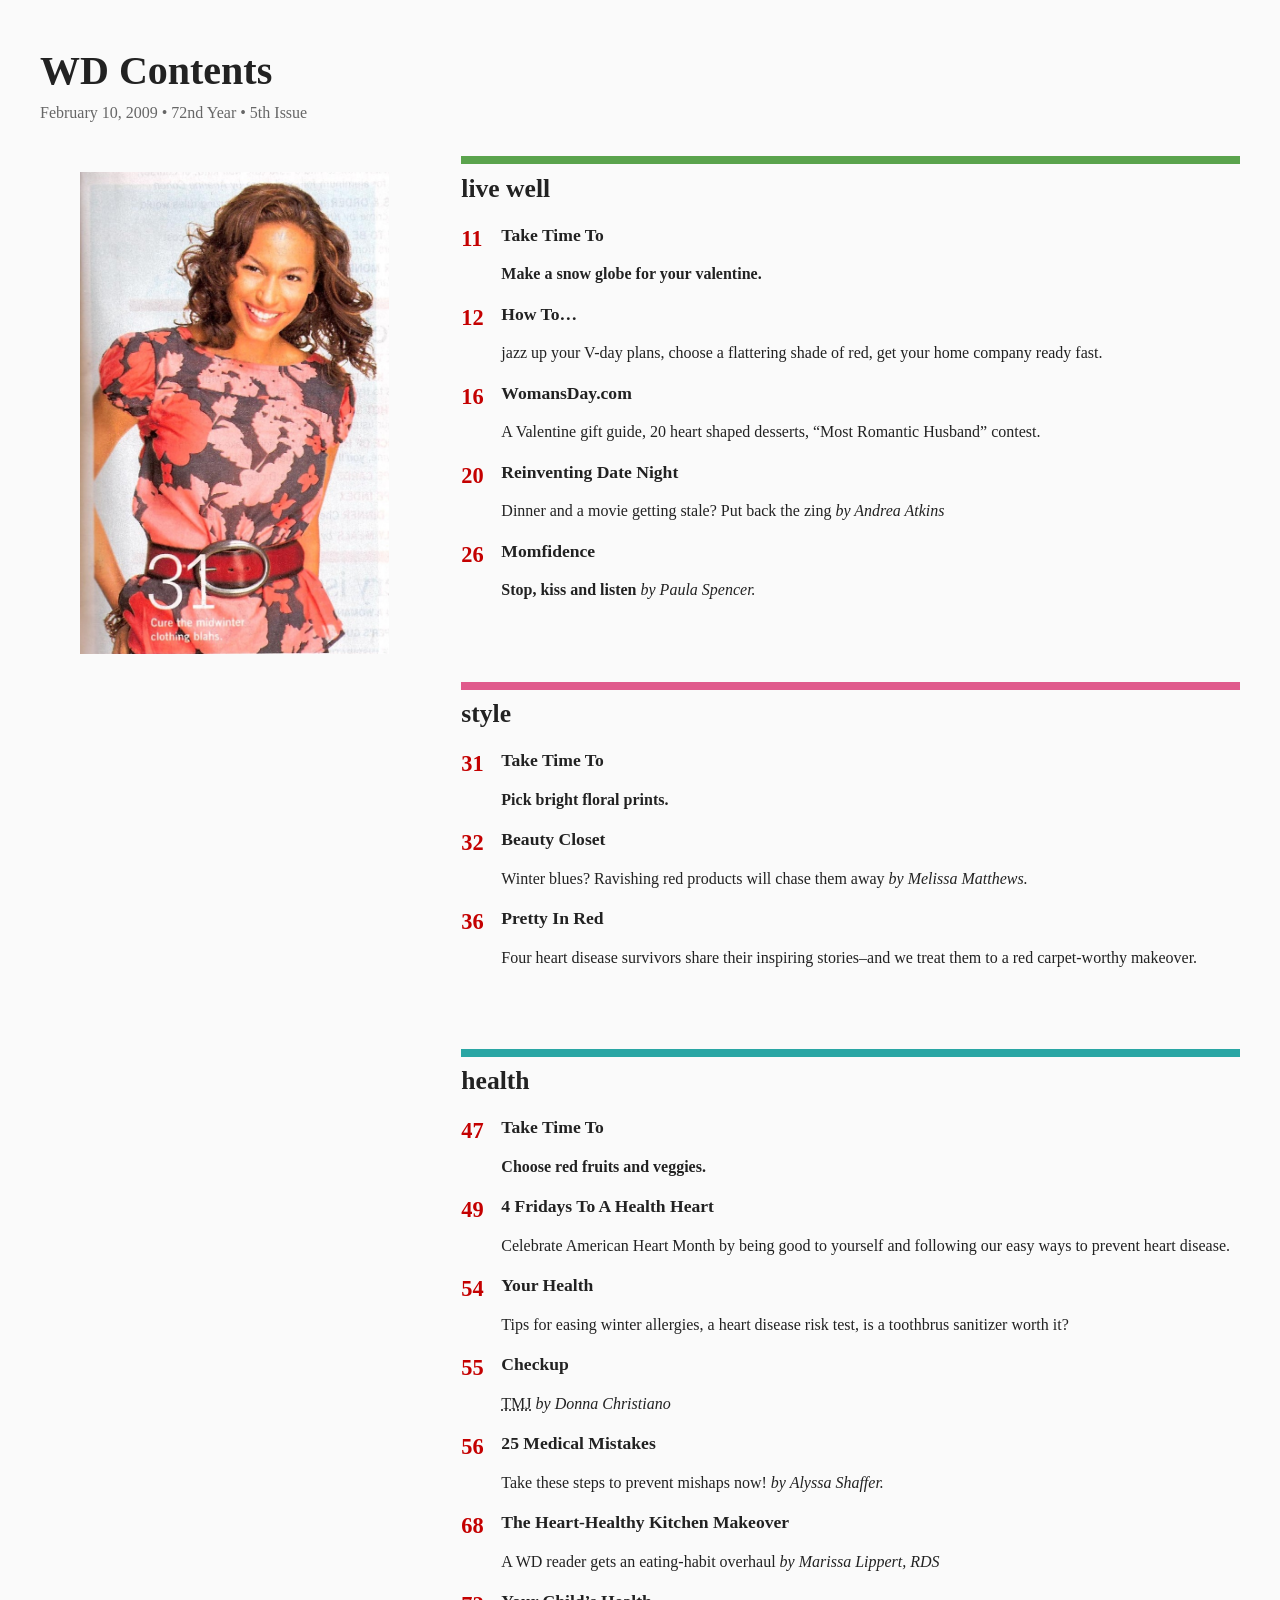
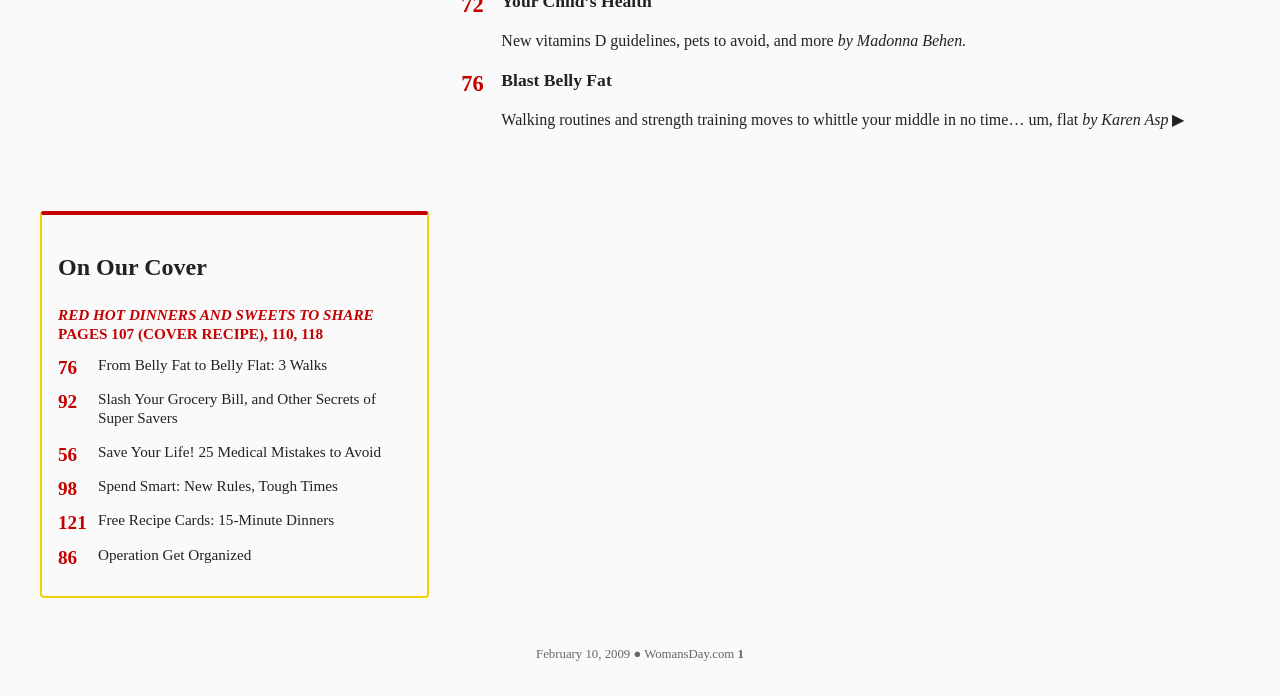
<file: assignment-2/index.html>
<html><head>
	<meta charset="utf-8">
	<title>WD Contents | Woman’s Day</title>
	<meta name="viewport" content="width=device-width, initial-scale=1.0">
	<link href="css/normalize.css" rel="stylesheet">
	<link href="css/styles.css" rel="stylesheet">
</head>
<body>
	<div id="container">
		<header>
			<h1>WD Contents</h1>
			<p>February 10, 2009 • 72nd Year • 5th Issue</p>
		</header>
		<main>
			<section>
				<h2>Live Well</h2>
				<ol>
					<li value="11">
						<h3>Take Time To</h3>
						<p><strong>Make a snow globe for your valentine.</strong></p>
					</li>
					<li value="12">
						<h3>How To…</h3>
						<p>jazz up your V-day plans, choose a flattering shade of red, get your home company ready fast.</p>
					</li>
					<li value="16">
						<h3>WomansDay.com</h3>
						<p>A Valentine gift guide, 20 heart shaped desserts, <q>Most Romantic Husband</q> contest.</p>
					</li>
					<li value="20">
						<h3>Reinventing Date Night</h3>
						<p>Dinner and a movie getting stale? Put back the zing <em>by Andrea Atkins</em></p>
					</li>
					<li value="26">
						<h3>Momfidence</h3>
						<p><strong>Stop, kiss and listen</strong> <em>by Paula Spencer.</em></p>
					</li>
				</ol>
			</section>
			<section>
				<h2>Style</h2>
				<ol>
					<li value="31">
						<h3>Take Time To</h3>
						<p><strong>Pick bright floral prints.</strong></p>
					</li>
					<li value="32">
						<h3>Beauty Closet</h3>
						<p>Winter blues? Ravishing red products will chase them away <em>by Melissa Matthews.</em></p>
					</li>
					<li value="36">
						<h3>Pretty In Red</h3>
						<p>Four heart disease survivors share their inspiring stories–and we treat them to a red carpet-worthy makeover.</p>
					</li>
				</ol>
			</section>
			<section>
				<h2>Health</h2>
				<ol>
					<li value="47">
						<h3>Take Time To</h3>
						<p><strong>Choose red fruits and veggies.</strong></p>
					</li>
					<li value="49">
						<h3>4 Fridays To A Health Heart</h3>
						<p>Celebrate American Heart Month by being good to yourself and following our easy ways to prevent heart disease.</p>
					</li>
					<li value="54">
						<h3>Your Health</h3>
						<p>Tips for easing winter allergies, a heart disease risk test, is a toothbrus sanitizer worth it?</p>
					</li>
					<li value="55">
						<h3>Checkup</h3>
						<p><abbr title="Temporal-Mandibular Joint">TMJ</abbr> <em>by Donna Christiano</em></p>
					</li>
					<li value="56">
						<h3>25 Medical Mistakes</h3>
						<p>Take these steps to prevent mishaps now! <em>by Alyssa Shaffer.</em></p>
					</li>
					<li value="68">
						<h3>The Heart-Healthy Kitchen Makeover</h3>
						<p>A WD reader gets an eating-habit overhaul <em>by Marissa Lippert, RDS</em></p>
					</li>
					<li value="72">
						<h3>Your Child’s Health</h3>
						<p>New vitamins D guidelines, pets to avoid, and more <em>by Madonna Behen.</em></p>
					</li>
					<li value="76">
						<h3>Blast Belly Fat</h3>
						<p>Walking routines and strength training moves to whittle your middle in no time… um, flat <em>by Karen Asp</em> ▶</p></li>
				</ol>
			</section>
			<aside>
				<figure>
					<img src="woman-model.jpg" alt="model" height="" width="">
					<figcaption>
					</figcaption>
				</figure>
			</aside>
			<aside>
				<h2>On Our Cover</h2>
				<p><em>Red hot dinners and sweets to share</em> pages 107 (cover recipe), 110, 118</p>
				<ol>
					<li value="76">From Belly Fat to Belly Flat: 3 Walks</li>
					<li value="92">Slash Your Grocery Bill, and Other Secrets of Super Savers</li>
					<li value="56">Save Your Life! 25 Medical Mistakes to Avoid</li>
					<li value="98">Spend Smart: New Rules, Tough Times</li>
					<li value="121">Free Recipe Cards: 15-Minute Dinners</li>
					<li value="86">Operation Get Organized</li>
				</ol>
			</aside>
		</main>
		<footer>
			<p><small><time datetime="2009-02-10">February 10, 2009</time> <em>●</em> WomansDay.com <strong>1</strong></small></p>
		</footer>
	</div>


</body></html>
</file>
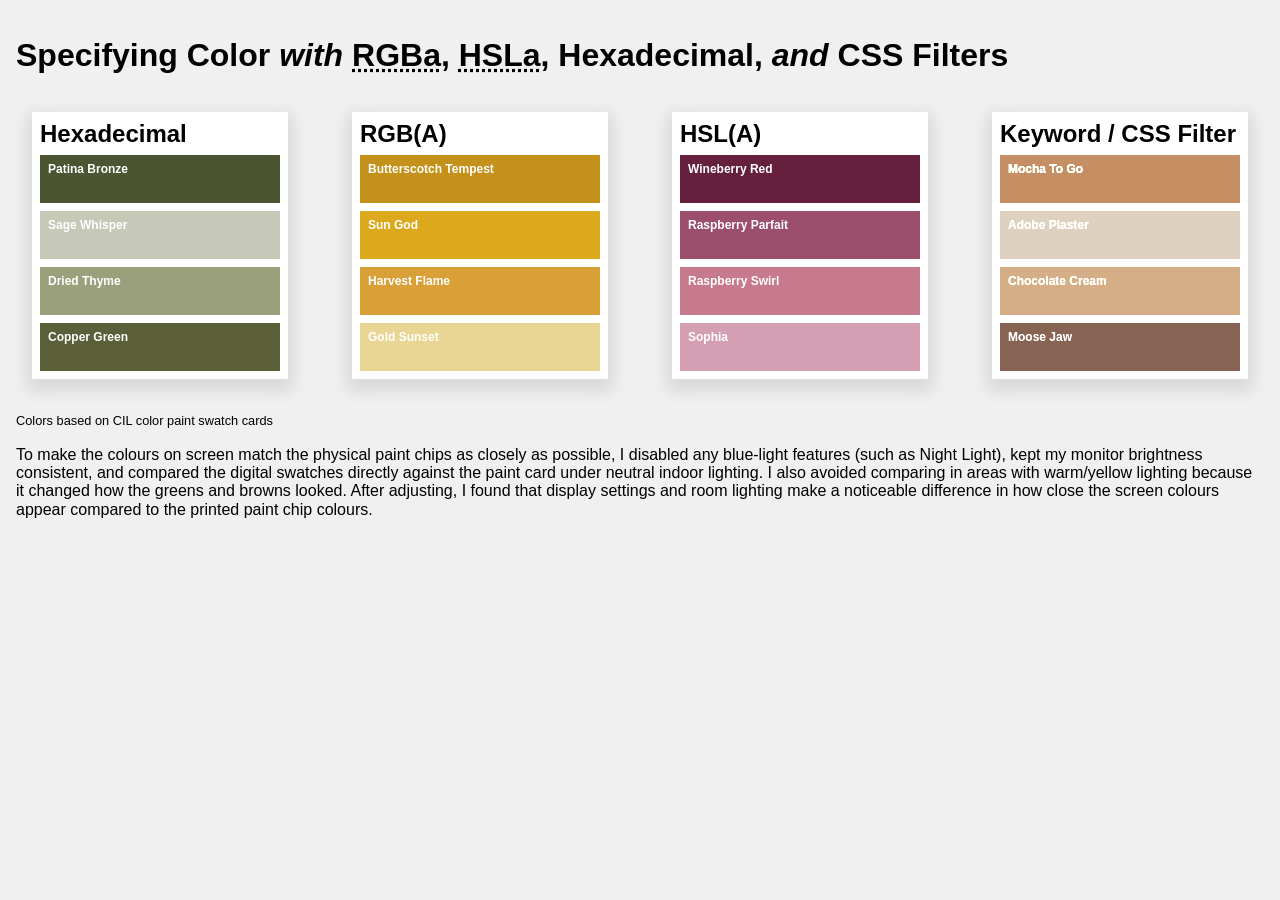
<file: COMP1054-26W-main/lab-2/index.html>
<!DOCTYPE HTML>
<html>
<head>
	<meta charset="UTF-8">
	<title>Specifying Color with RGBa, HSLa, Hexadecimal, and CSS Filters</title>
	<link href="css/normalize.css" rel="stylesheet">
	<link href="css/base.css" rel="stylesheet">
	<style>
/* STEP 1: Using the color picker utility at
https://developer.mozilla.org/en-US/docs/Web/CSS/CSS_Colors/Color_picker_tool,
set each color in hexadecimal format
to match as closely as you can with the colors
on the FIRST paint swatch card provided.
-------------------------------------------------- */
	#hex div:nth-of-type(1) {
		background-color: #4b5531; } /* Patina Bronze */
	#hex div:nth-of-type(2) {
		background-color: #c6c9b8; } /* Sage Whisper */
	#hex div:nth-of-type(3) {
		background-color: #9aa07b; } /* Dried Thyme */
	#hex div:nth-of-type(4) {
		background-color: #5a5f3a; } /* Copper Green */

/* STEP 2: Set each color in rgba format
to match as closely as you can with the colors
on the SECOND paint swatch card provided.
-------------------------------------------------- */
	/* STEP 2: RGBA — Yellow paint chips */
	#rgba div:nth-of-type(1) { 
		background-color: rgba(196, 145, 26, 1); } /* Butterscotch Tempest */
	#rgba div:nth-of-type(2) { 
		background-color: rgba(220, 168, 28, 1); } /* Sun God */
	#rgba div:nth-of-type(3) { 
		background-color: rgba(216, 160, 54, 1); } /* Harvest Flame */
	#rgba div:nth-of-type(4) { 
		background-color: rgba(233, 213, 148, 1); } /* Gold Sunset */

/* STEP 3: Set each color in hsla format
to match as closely as you can with the colors
on the THIRD paint swatch card provided.
-------------------------------------------------- */
	/* STEP 3: HSLA — Pink paint chips */
	#hsla div:nth-of-type(1) { 
		background-color: hsla(334, 52%, 26%, 1); } /* Wineberry Red */
	#hsla div:nth-of-type(2) { 
		background-color: hsla(337, 33%, 46%, 1); } /* Raspberry Parfait */
	#hsla div:nth-of-type(3) { 
		background-color: hsla(345, 41%, 63%, 1); } /* Raspberry Swirl */
	#hsla div:nth-of-type(4) { 
		background-color: hsla(338, 39%, 73%, 1); } /* Sophia */

/* STEP 4: Set each color using a CSS color keywords
(https://developer.mozilla.org/en-US/docs/Web/CSS/color_value)
that matches each color as closely as possible, then
apply one or more CSS filters to see if you can
produce an exact rendition of the swatch colors on the FOURTH card provided.
(https://developer.mozilla.org/en-US/docs/Web/CSS/filter).
-------------------------------------------------- */
	/* STEP 4: Keyword + Filter — Brown paint chips */
	#keyword div:nth-of-type(1) {
	  background-color: saddlebrown; /* Mocha To Go */
	  filter: brightness(1.9) saturate(0.45);
	}

	#keyword div:nth-of-type(2) {
	  background-color: tan; /* Adobe Plaster */
	  filter: brightness(1.15) saturate(0.4);
	}

	#keyword div:nth-of-type(3) {
	  background-color: peru; /* Chocolate Cream */
	  filter: brightness(1.25) saturate(0.45);
	}

	#keyword div:nth-of-type(4) {
	  background-color: sienna; /* Moose Jaw */
	  filter: brightness(1.1) saturate(0.4);
	}
</style>
</head>

<body>
	<header>
		<h1>Specifying Color <em>with</em> <abbr title="Red, Green, Blue, Alpha">RGBa</abbr>, <abbr title="Hue, Saturation, Luminousity, Alpha">HSLa</abbr>, Hexadecimal, <em>and</em> CSS Filters</h1>
	</header>
	<main>
		<section id="hex">
			<h2>Hexadecimal</h2>
			<div>
				<h3>Patina Bronze</h3>
			</div>
			<div>
				<h3>Sage Whisper</h3>
			</div>
			<div>
				<h3>Dried Thyme</h3>
			</div>
			<div>
				<h3>Copper Green</h3>
			</div>
		</section>

		<section id="rgba">
			<h2>RGB(A)</h2>
			<div>
				<h3>Butterscotch Tempest</h3>
			</div>
			<div>
				<h3>Sun God</h3>
			</div>
			<div>
				<h3>Harvest Flame</h3>
			</div>
			<div>
				<h3>Gold Sunset</h3>
			</div>
		</section>

		<section id="hsla">
			<h2>HSL(A)</h2>
			<div>
				<h3>Wineberry Red</h3>
			</div>
			<div>
				<h3>Raspberry Parfait</h3>
			</div>
			<div>
				<h3>Raspberry Swirl</h3>
			</div>
			<div>
				<h3>Sophia</h3>
			</div>
		</section>

		<section id="keyword">
			<h2>Keyword / CSS Filter</h2>
			<div>
				<h3>Mocha To Go</h3>
			</div>
			<div>
				<h3>Adobe Plaster</h3>
			</div>
			<div>
				<h3>Chocolate Cream</h3>
			</div>
			<div>
				<h3>Moose Jaw</h3>
			</div>
		</section>
	</main>

	<footer>
		<p><small>Colors based on CIL color paint swatch cards</small></p>

		<p>
			To make the colours on screen match the physical paint chips as closely as possible, I disabled any blue-light features
			(such as Night Light), kept my monitor brightness consistent, and compared the digital swatches directly against the paint
			card under neutral indoor lighting. I also avoided comparing in areas with warm/yellow lighting because it changed how the
			greens and browns looked. After adjusting, I found that display settings and room lighting make a noticeable difference in
			how close the screen colours appear compared to the printed paint chip colours.
		</p>
	</footer>
</body>
</html>
</file>
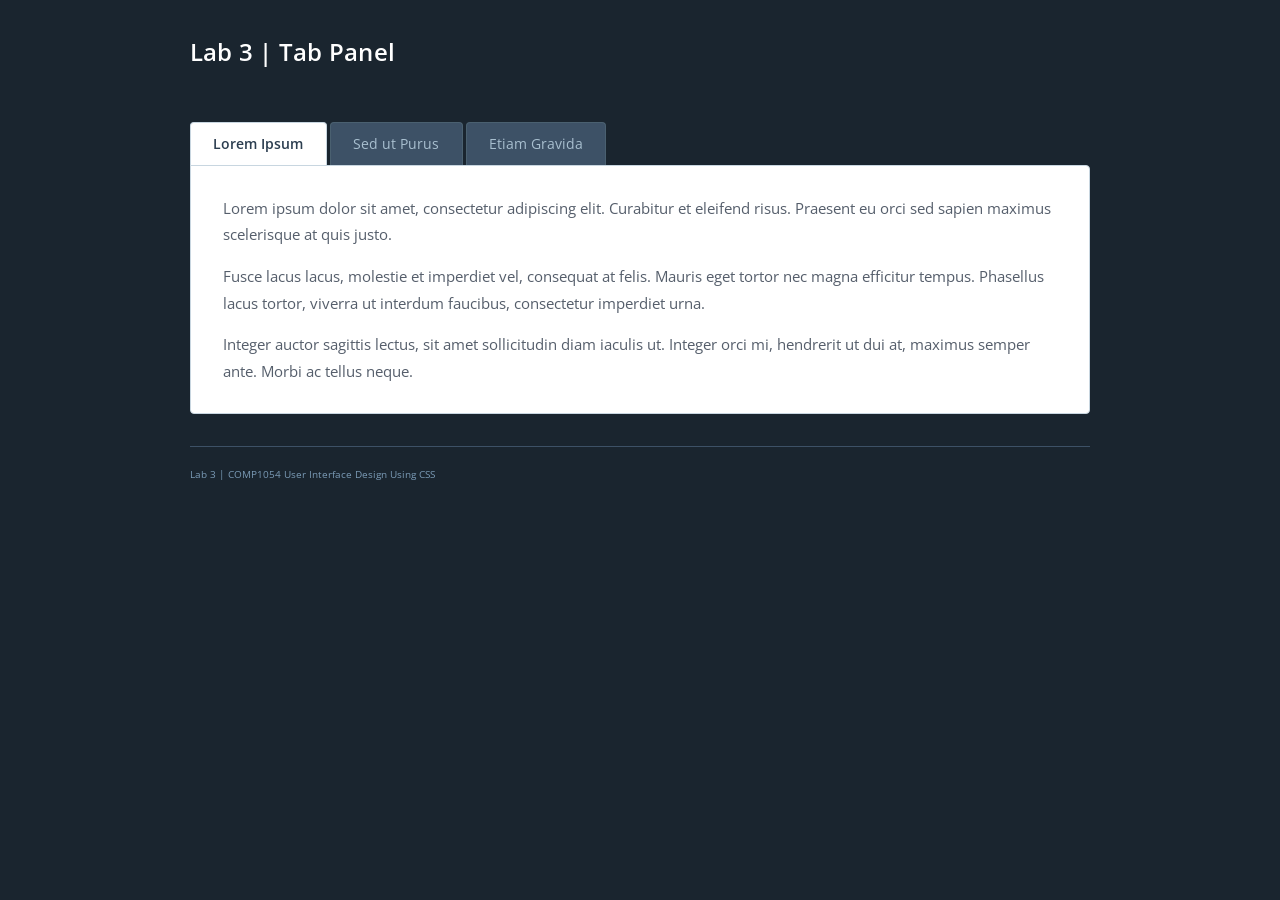
<file: COMP1054-26W-main/lab-3/index.html>
<!DOCTYPE html>
<html lang="en">
	<head>
		<meta charset="utf-8" />
		<title>Lab 3 | COMP1054 User Interface Design Using CSS</title>
		<meta name="viewport" content="width=device-width, initial-scale=1.0" />
		<link href="css/normalize.css" rel="stylesheet" />
		<link href="css/lab3.css" rel="stylesheet" />
		<script src="js/lab3.js" defer></script>
	</head>
	<body>
		<div id="container">
			<header>
				<h1>Lab 3 | Tab Panel</h1>
			</header>
			<main>
				<div class="tabs">
					<ul role="tablist">
						<li role="tab"><a href="#tabpanel1">Lorem Ipsum</a></li>
						<li role="tab"><a href="#tabpanel2">Sed ut Purus</a></li>
						<li role="tab"><a href="#tabpanel3">Etiam Gravida</a></li>
					</ul>
					<div role="tabpanel" id="tabpanel1">
						<p>Lorem ipsum dolor sit amet, consectetur adipiscing elit. Curabitur et eleifend risus. Praesent eu orci sed sapien maximus scelerisque at quis justo.</p>
						<p>Fusce lacus lacus, molestie et imperdiet vel, consequat at felis. Mauris eget tortor nec magna efficitur tempus. Phasellus lacus tortor, viverra ut interdum faucibus, consectetur imperdiet urna.</p>
						<p>Integer auctor sagittis lectus, sit amet sollicitudin diam iaculis ut. Integer orci mi, hendrerit ut dui at, maximus semper ante. Morbi ac tellus neque.</p>
					</div>
					<div role="tabpanel" id="tabpanel2">
						<p>Sed ut purus porta odio sollicitudin congue. Proin luctus molestie varius. Curabitur sed maximus elit. Ut viverra ante et urna bibendum consectetur.</p>
						<p>Quisque nisi risus, dignissim in placerat id, gravida in elit. Proin et mollis libero, quis finibus tortor. Nullam condimentum posuere venenatis. Nam ex risus, maximus ut imperdiet ultrices, ornare id velit.</p>
					</div>
					<div role="tabpanel" id="tabpanel3">
						<p>Etiam gravida sit amet odio nec accumsan. Suspendisse imperdiet ac quam in cursus. Pellentesque ut nunc quis velit pharetra aliquet. Donec sodales eget libero id efficitur. Donec ex dui, dapibus a dui sit amet, fermentum dignissim risus.</p>
						<p>Nullam viverra a ante at fringilla. Vestibulum ut ante id augue ultricies mattis. Mauris vitae urna aliquam, laoreet nibh eu, aliquam dolor.</p>
						<p>Curabitur felis ipsum, finibus a gravida at, aliquet non arcu. Nam efficitur ullamcorper quam a tincidunt. Cras ut mi ut nulla commodo lacinia eu eu velit.</p>
					</div>
				</div>
			</main>
			<footer>
				<p><small>Lab 3 | COMP1054 User Interface Design Using CSS</small></p>
			</footer>
		</div>
	</body>
</html>
</file>
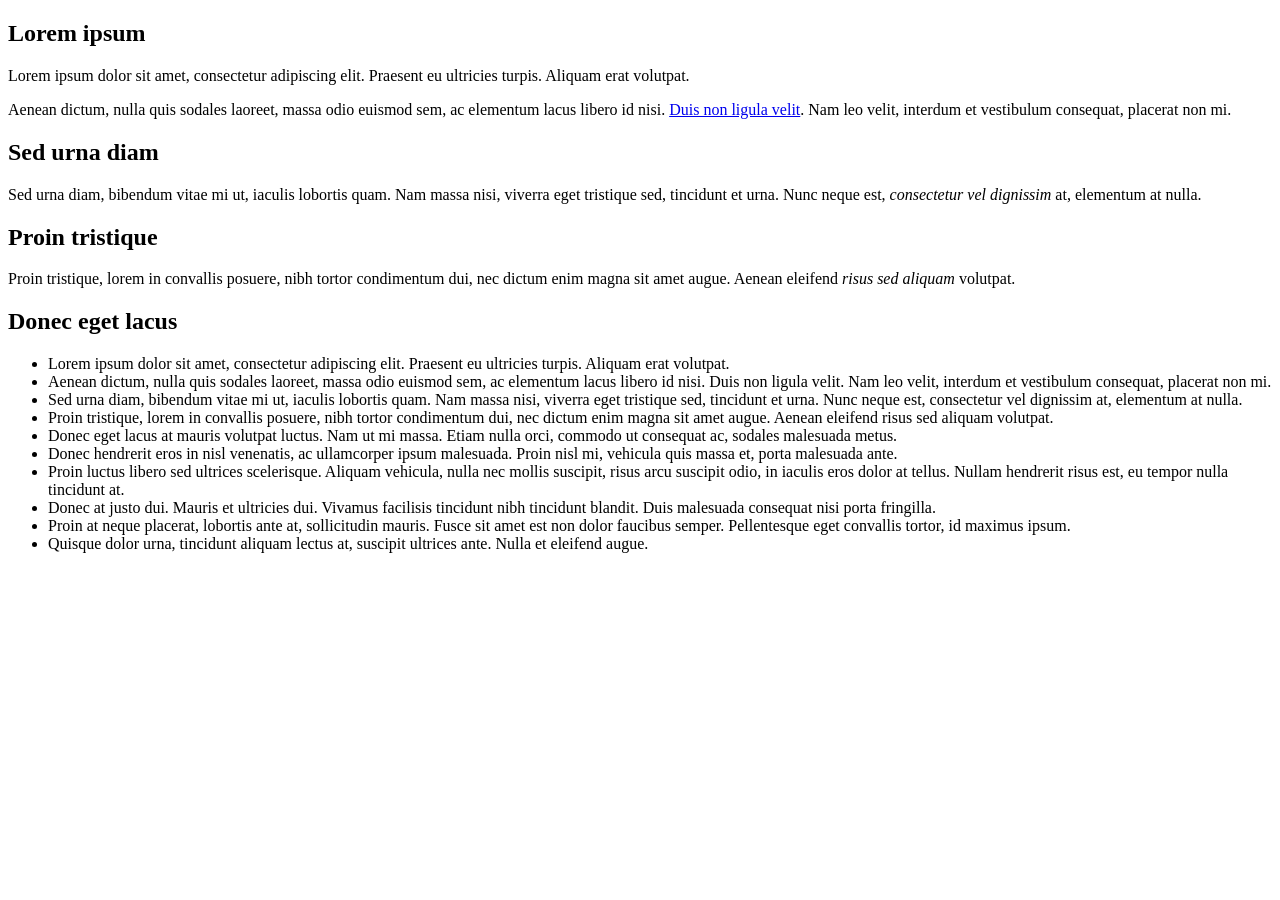
<file: COMP1054-26W-main/lesson-1/index.html>
<!DOCTYPE html>
<html lang="en">
<head>
	<meta charset="UTF-8" />
	<title>Lesson 1 - COMP1054 User Interface Design Using CSS</title>
	<link rel="stylesheet" href="css/styles.css" />
</head>
<body>

<article class="about">
	<h1>Lorem ipsum</h1> 

	<p>Lorem ipsum dolor sit amet, consectetur adipiscing elit. Praesent eu ultricies turpis. Aliquam erat volutpat.</p>
	<p>Aenean dictum, nulla quis sodales laoreet, massa odio euismod sem, ac elementum lacus libero id nisi. <a href="https://lipsum.com/" rel="external">Duis non ligula velit</a>. Nam leo velit, interdum et vestibulum consequat, placerat non mi.</p>
 
	<section class="project">
		<h2 lang="es">Sed urna diam</h2>
		<p>Sed urna diam, bibendum vitae mi ut, iaculis lobortis quam. <span lang="es">Nam massa nisi</span>, viverra eget tristique sed, tincidunt et urna. Nunc neque est, <em>consectetur vel dignissim</em> at, elementum at nulla.</p>
	</section>

	<section class="project">
		<h2 lang="es">Proin tristique</h2>
		<p>Proin tristique, lorem in convallis posuere, nibh tortor condimentum dui, nec dictum enim magna sit amet augue. Aenean eleifend <em>risus sed aliquam</em> volutpat.</p>
	</section>
    <aside>
        <h2>Donec eget lacus</h2>
        <ul>
            <li>Lorem ipsum dolor sit amet, consectetur adipiscing elit. Praesent eu ultricies turpis. Aliquam erat volutpat.</li>
            <li>Aenean dictum, nulla quis sodales laoreet, massa odio euismod sem, ac elementum lacus libero id nisi. Duis non ligula velit. Nam leo velit, interdum et vestibulum consequat, placerat non mi.</li>
            <li>Sed urna diam, bibendum vitae mi ut, iaculis lobortis quam. Nam massa nisi, viverra eget tristique sed, tincidunt et urna. Nunc neque est, consectetur vel dignissim at, elementum at nulla.</li>
            <li>Proin tristique, lorem in convallis posuere, nibh tortor condimentum dui, nec dictum enim magna sit amet augue. Aenean eleifend risus sed aliquam volutpat.</li>
            <li>Donec eget lacus at mauris volutpat luctus. Nam ut mi massa. Etiam nulla orci, commodo ut consequat ac, sodales malesuada metus.</li>
            <li>Donec hendrerit eros in nisl venenatis, ac ullamcorper ipsum malesuada. Proin nisl mi, vehicula quis massa et, porta malesuada ante.</li>
            <li>Proin luctus libero sed ultrices scelerisque. Aliquam vehicula, nulla nec mollis suscipit, risus arcu suscipit odio, in iaculis eros dolor at tellus. Nullam hendrerit risus est, eu tempor nulla tincidunt at.</li>
            <li>Donec at justo dui. Mauris et ultricies dui. Vivamus facilisis tincidunt nibh tincidunt blandit. Duis malesuada consequat nisi porta fringilla.</li>
            <li>Proin at neque placerat, lobortis ante at, sollicitudin mauris. Fusce sit amet est non dolor faucibus semper. Pellentesque eget convallis tortor, id maximus ipsum.</li>
            <li>Quisque dolor urna, tincidunt aliquam lectus at, suscipit ultrices ante. Nulla et eleifend augue.</li>
        </ul>
    </aside>
</article>

</body>
</html>
</file>
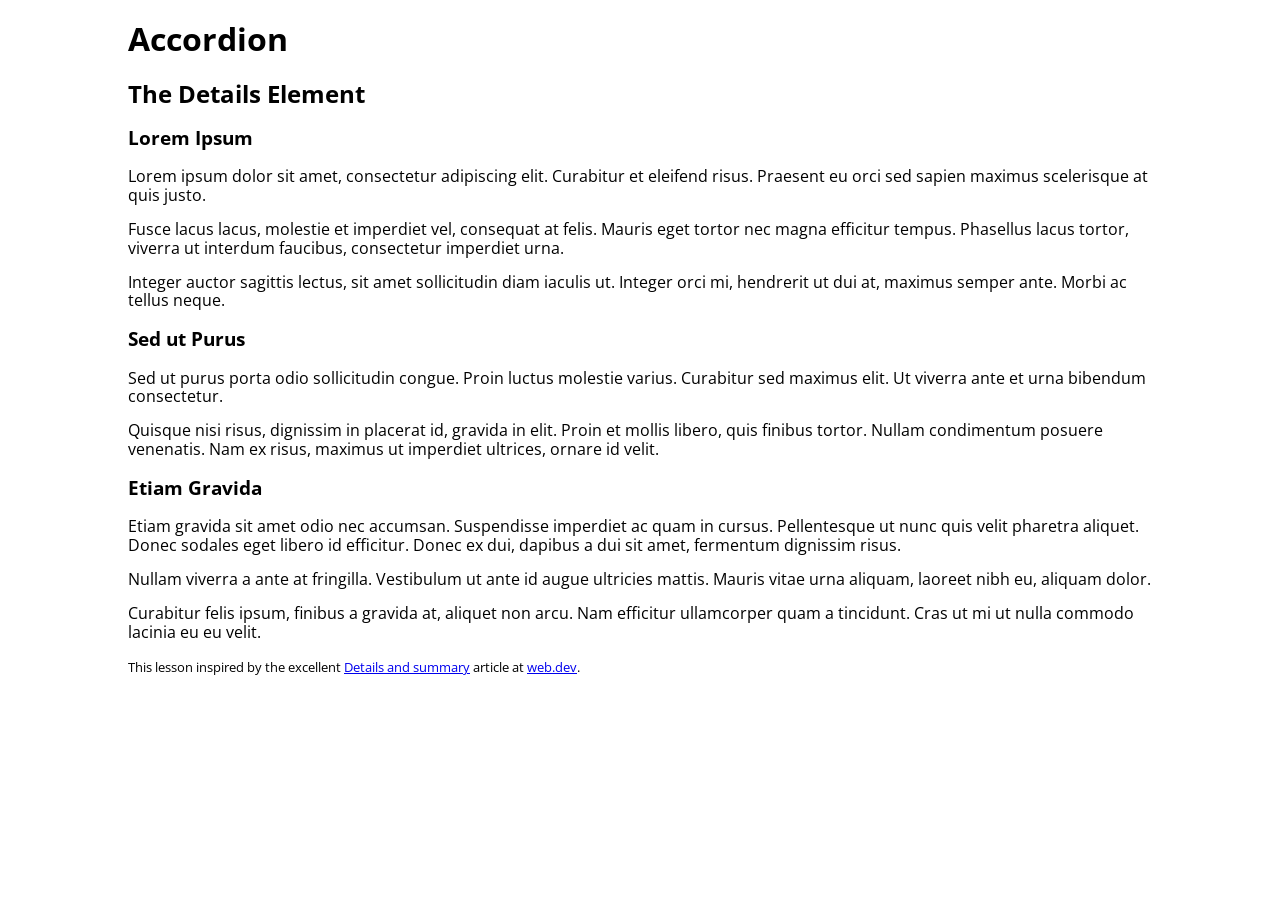
<file: COMP1054-26W-main/lesson-10/index.html>
<!DOCTYPE html>
<html lang="en">
	<head>
		<meta charset="utf-8" />
		<title>Accordion | COMP1054 User Interface Design Using CSS</title>
		<meta name="viewport" content="width=device-width, initial-scale=1.0" />
		<link href="css/normalize.css" rel="stylesheet" />
		<link href="css/accordion.css" rel="stylesheet" />
		<script src="js/accordion.js" defer></script>
	</head>
	<body>
		<div id="container">
			<header>
				<h1>Accordion</h1>
			</header>
			<main>
				<h2>The Details Element</h2>
				<!-- STEP 1: Surround each H3 and DIV pair with DETAILS tags -->
				
					<h3>Lorem Ipsum</h3>
					<div>
						<p>Lorem ipsum dolor sit amet, consectetur adipiscing elit. Curabitur et eleifend risus. Praesent eu orci sed sapien maximus scelerisque at quis justo.</p>
						<p>Fusce lacus lacus, molestie et imperdiet vel, consequat at felis. Mauris eget tortor nec magna efficitur tempus. Phasellus lacus tortor, viverra ut interdum faucibus, consectetur imperdiet urna.</p>
						<p>Integer auctor sagittis lectus, sit amet sollicitudin diam iaculis ut. Integer orci mi, hendrerit ut dui at, maximus semper ante. Morbi ac tellus neque.</p>
					</div>
				
				<!-- STEP 2: Replace each pair of H3 tags with SUMMARY tags, validate your HTML (https://validator.w3.org/), then proceed to the CSS for the next step -->
				
					<h3>Sed ut Purus</h3>
					<div>
						<p>Sed ut purus porta odio sollicitudin congue. Proin luctus molestie varius. Curabitur sed maximus elit. Ut viverra ante et urna bibendum consectetur.</p>
						<p>Quisque nisi risus, dignissim in placerat id, gravida in elit. Proin et mollis libero, quis finibus tortor. Nullam condimentum posuere venenatis. Nam ex risus, maximus ut imperdiet ultrices, ornare id velit.</p>
					</div>
				
				
					<h3>Etiam Gravida</h3>
					<div>
						<p>Etiam gravida sit amet odio nec accumsan. Suspendisse imperdiet ac quam in cursus. Pellentesque ut nunc quis velit pharetra aliquet. Donec sodales eget libero id efficitur. Donec ex dui, dapibus a dui sit amet, fermentum dignissim risus.</p>
						<p>Nullam viverra a ante at fringilla. Vestibulum ut ante id augue ultricies mattis. Mauris vitae urna aliquam, laoreet nibh eu, aliquam dolor.</p>
						<p>Curabitur felis ipsum, finibus a gravida at, aliquet non arcu. Nam efficitur ullamcorper quam a tincidunt. Cras ut mi ut nulla commodo lacinia eu eu velit.</p>
					</div>
				
			</main>
			<footer>
				<p><small>This lesson inspired by the excellent <a href="https://web.dev/learn/html/details" title="Details and summary">Details and summary</a> article at <a href="https://web.dev/" title="web.dev">web.dev</a>.</small></p>
			</footer>
		</div><!-- end #container -->
	</body>
</html>
</file>
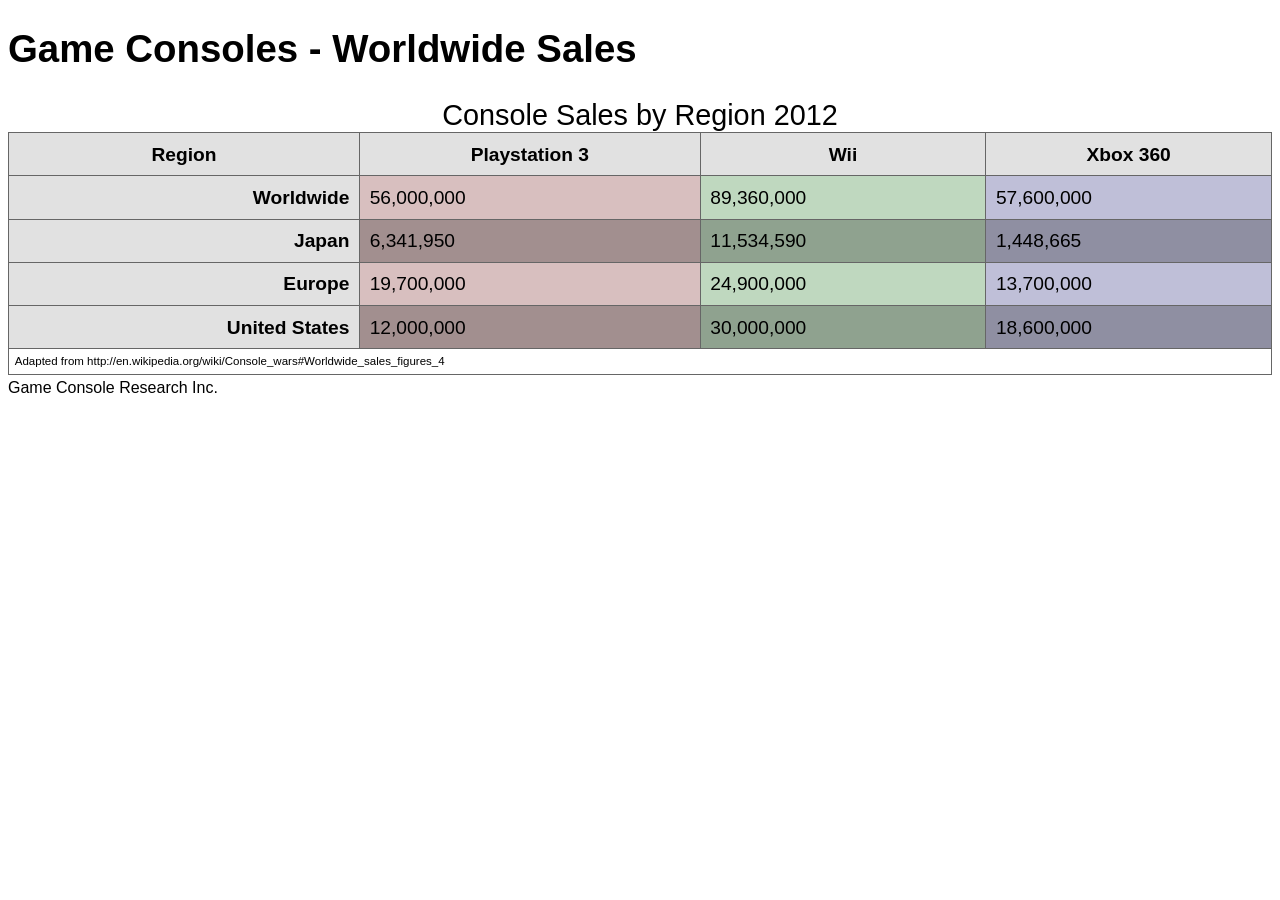
<file: COMP1054-26W-main/lesson-12/index.html>
<!DOCTYPE html>
<html lang="en">
<head>
		<meta charset="UTF-8">
		<title>Game Consoles - Worldwide Sales</title>
		<meta name="viewport" content="width=device-width, initial-scale=1.0">
		<!-- We're not normalizing this HTML on purpose so that we can see some of the default table rendering - normalize addresses some of the table display issues -->
		<link href="css/tables.css" rel="stylesheet" />
		<!-- Thanks to Tristen Brown for the excellent (dependency-free) table sorting script -->
		<script src="js/tablesort/tablesort.min.js"></script>
		<link href="js/tablesort/css/tablesort.css" rel="stylesheet">
		<script src="js/tables.js" defer></script>
</head>

<body>
	<header>
		<h1>Game Consoles - Worldwide Sales</h1>
	</header>
	<main>
<!-- STEP 1a: Start with the basic TABLE element -->
		<table>
<!-- STEP 2: Build out a fitting CAPTION element -->
			<caption>Console Sales by Region 2012</caption>
<!-- STEP 4: Build out column groups and columns if necessary -->
			<colgroup>
				<col />
			</colgroup>
			<colgroup>
				<col />
				<col />
				<col />
			</colgroup>
<!-- STEP 5a: Group the table heading rows with a THEAD -->
			<thead>
<!-- STEP 1b: Build out the appropriate number of rows with TR -->
				<!-- <tr>
					<th rowspan="2">Region</th>
					<th colspan="3">Console</th>
				</tr> -->
				<tr>
					<th scope="col">Region</th>
					<th scope="col">Playstation 3</th>
					<th scope="col">Wii</th>
					<th scope="col">Xbox 360</th>
				</tr>
			</thead>
			<tbody>
				<tr>
					<th scope="row">Worldwide</th>
					<td>56,000,000</td>
					<td>89,360,000</td>
					<td>57,600,000</td>
				</tr>
				<tr>
					<th scope="row">Japan</th>
					<td>6,341,950</td>
					<td>11,534,590</td>
					<td>1,448,665</td>
				</tr>
				<tr>
					<th scope="row">Europe</th>
					<td>19,700,000</td>
					<td>24,900,000</td>
					<td>13,700,000</td>
				</tr>
				<tr>
					<th scope="row">United States</th>
					<td>12,000,000</td>
					<td>30,000,000</td>
					<td>18,600,000</td>
				</tr>
			</tbody>
<!-- STEP 1c: For each piece of table data, build a TD -->

<!-- STEP 3a: Where appropriate, replace any TD elements with table headings (TH) -->

<!-- STEP 3b: Associate TH with data rows and/or columns -->

<!-- STEP 5b: Move the table footer row(s) up to just below the THEAD and surround with a TFOOT -->
			<tfoot>
				<tr>
					<td colspan="4">Adapted from http://en.wikipedia.org/wiki/Console_wars#Worldwide_sales_figures_4</td>
				</tr>
			</tfoot>
<!-- STEP 5c: Encapsulate the remainder of the table data rows with the TBODY tags -->

<!-- STEP 5d: Look at the rendering in the browser, then head to css/tables.css for the next step -->
		</table>
	</main>
	<footer>
		<small>Game Console Research Inc.</small>
	</footer>
</body>
</html>
</file>
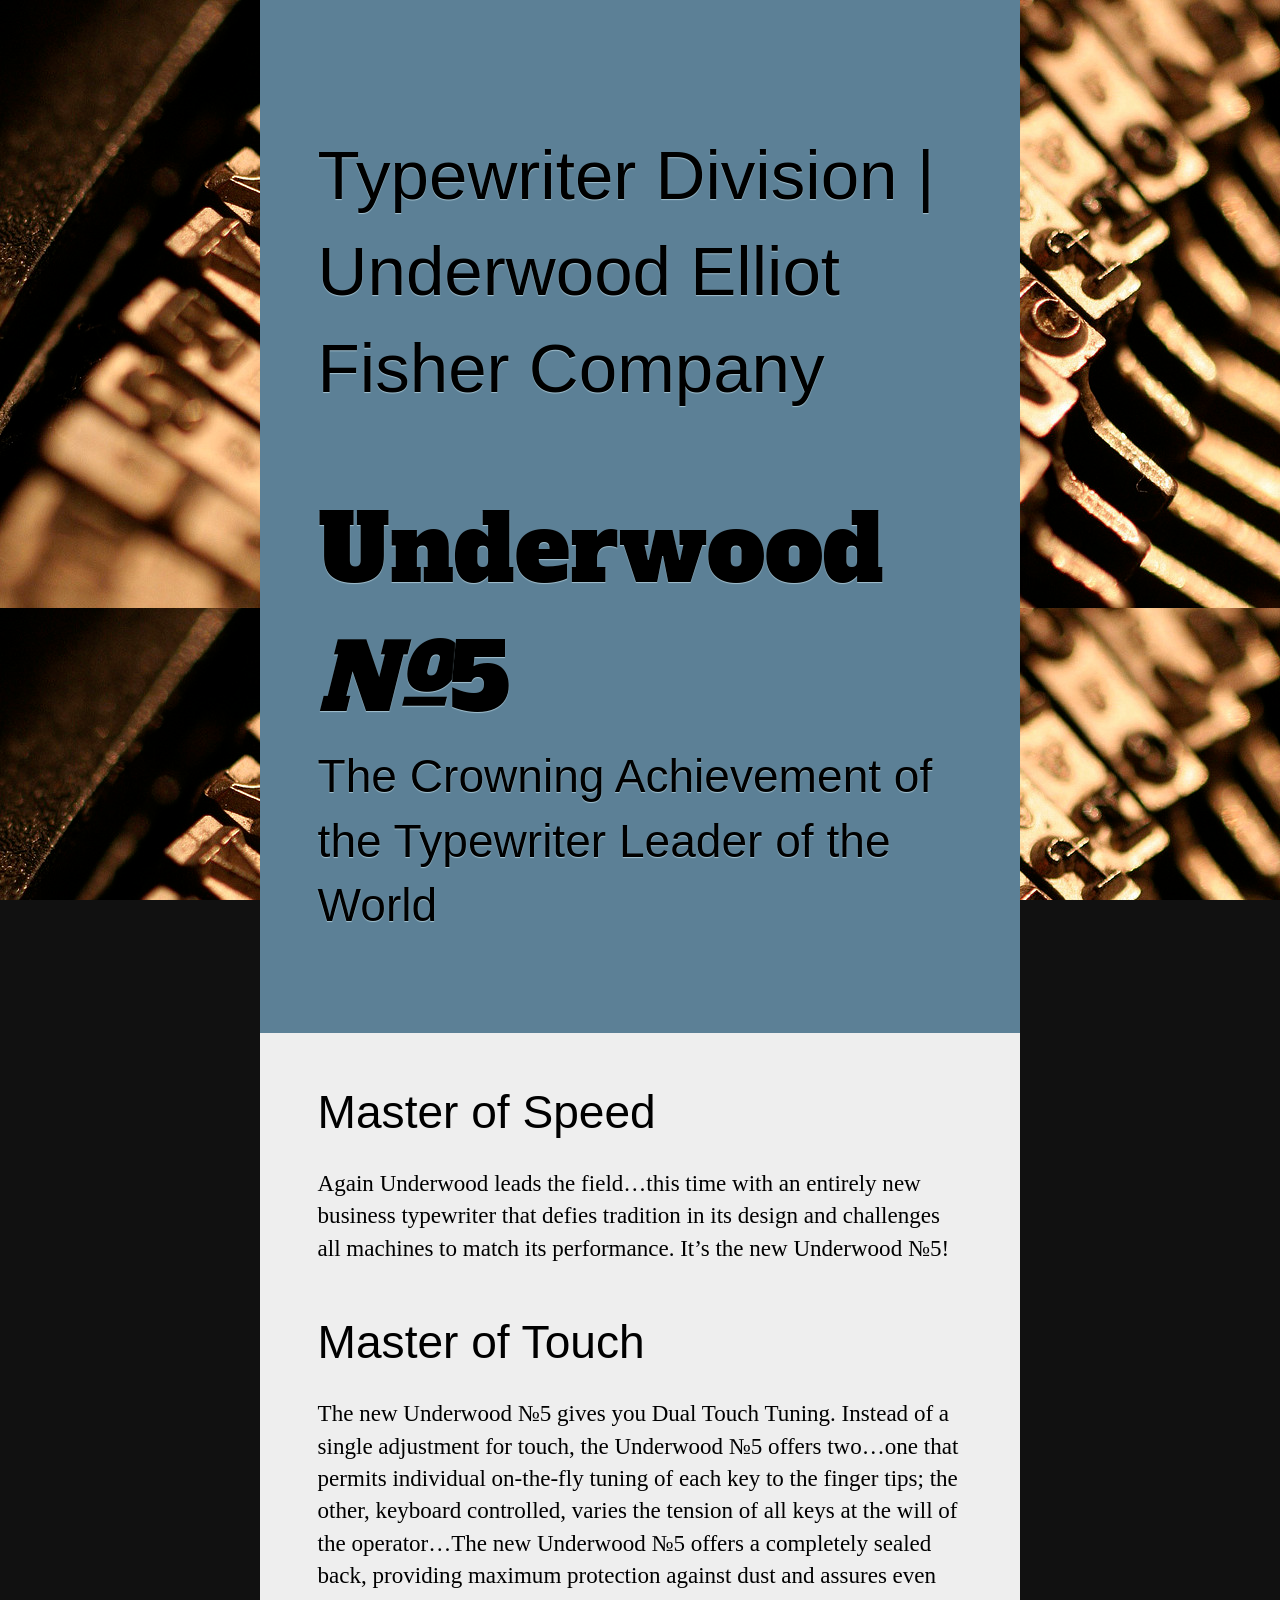
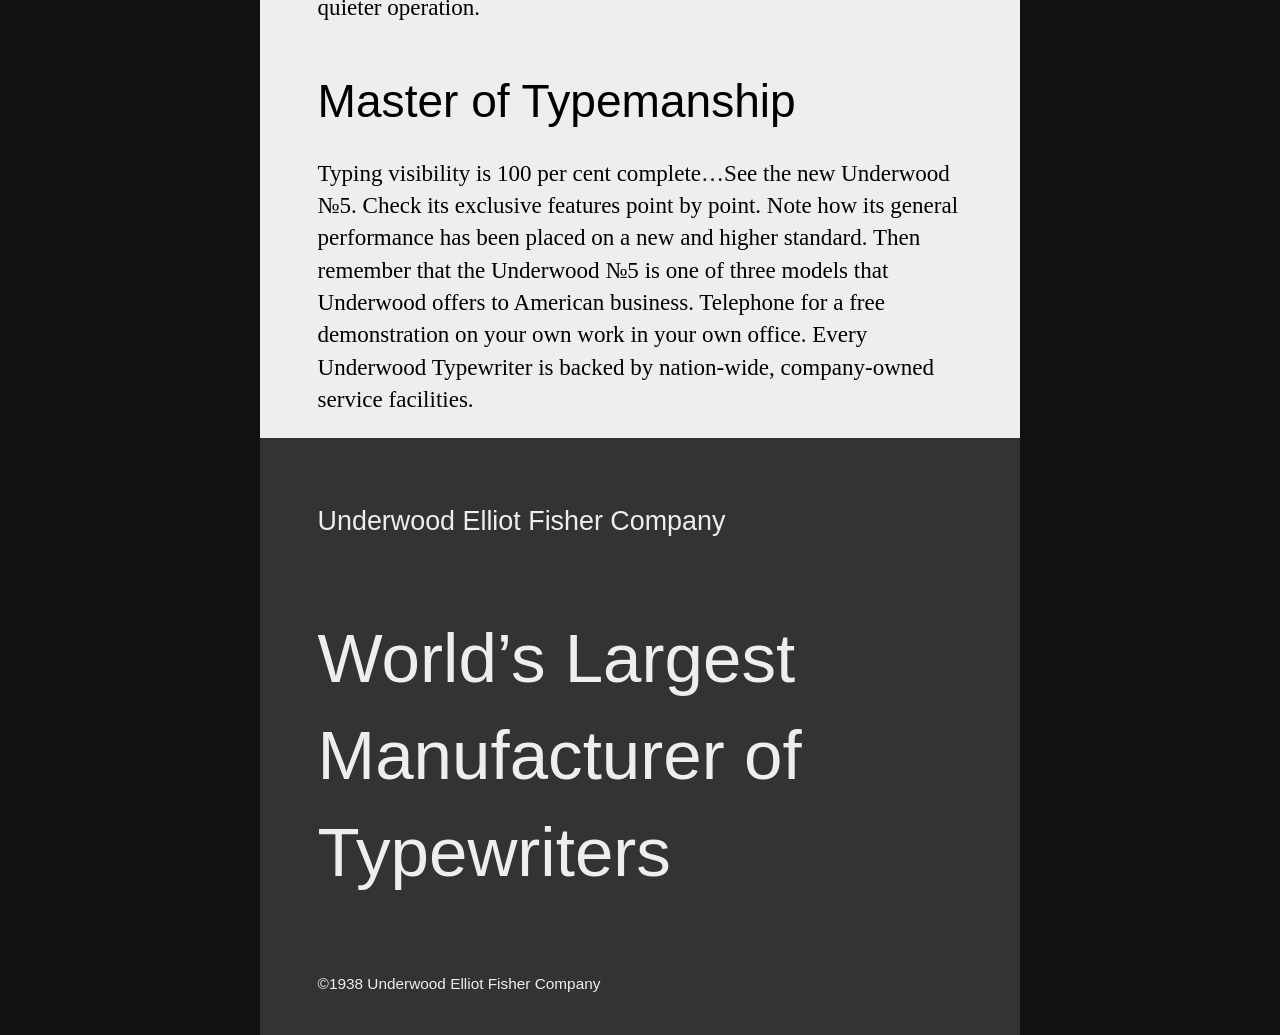
<file: COMP1054-26W-main/lesson-2/index.html>
<!DOCTYPE html>
<html lang="en">
<head>
	<meta charset="utf-8" />
	<title>Underwood №5</title>
	<!-- STEP 1a: Add META viewport element for mobile rendering -->
	<meta name="viewpoer" content="width=device-width,
	 initial-scale=1.0" />
	<!-- STEP 1b. Apply a normalize CSS stylesheet -->
	 <link rel="preconnect" href="https://fonts.googleapis.com">
	<link rel="preconnect" href="https://fonts.gstatic.com" 
	crossorigin>
	<link href="https://fonts.googleapis.com/css2?family=Alfa+Slab+One&display=swap" rel="stylesheet">
	<link href="css/normalize.css" rel="stylesheet" />
	<link href="css/main.css" rel="stylesheet" />
</head>

<body>
	<header>
		<p>Typewriter Division | Underwood Elliot Fisher Company</p>
		<h1>Underwood <em>№</em>5</h1>
		<h2>The Crowning Achievement of the Typewriter Leader of the World</h2>
	</header>
	<main>
		<section>
			<h3>Master of Speed</h3>
			<p>Again Underwood leads the field…this time with an entirely new business typewriter that defies tradition in its design and challenges all machines to match its performance. It’s the new Underwood №5!</p>
		</section>
		<section>
			<h3>Master of Touch</h3>
			<p>The new Underwood №5 gives you Dual Touch Tuning. Instead of a single adjustment for touch, the Underwood №5 offers two…one that permits individual on-the-fly tuning of each key to the finger tips; the other, keyboard controlled, varies the tension of all keys at the will of the operator…The new Underwood №5 offers a completely sealed back, providing maximum protection against dust and assures even quieter operation.</p>
		</section>
		<section>
			<h3>Master of Typemanship</h3>
			<p>Typing visibility is 100 per cent complete…See the new Underwood №5. Check its exclusive features point by point. Note how its general performance has been placed on a new and higher standard. Then remember that the Underwood №5 is one of three models that Underwood offers to American business. Telephone for a free demonstration on your own work in your own office. Every Underwood Typewriter is backed by nation-wide, company-owned service facilities.</p>
		</section>
	</main>
	<footer>
		<h3>Underwood Elliot Fisher Company</h3>
		<p>World’s Largest Manufacturer of Typewriters</p>
		<small>©1938 Underwood Elliot Fisher Company</small>
	</footer>
</body>
</html>
</file>
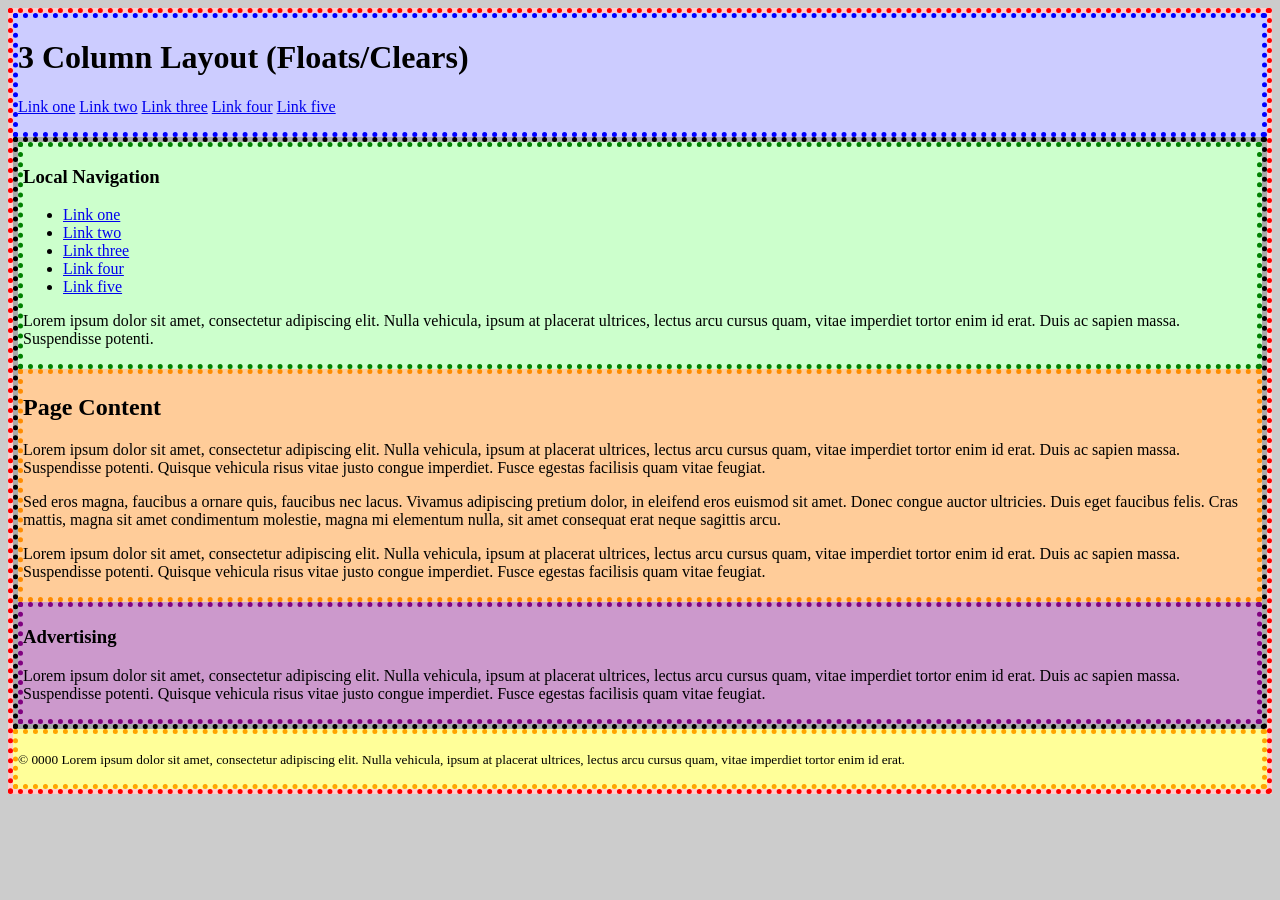
<file: COMP1054-26W-main/lesson-4/index.html>
<!DOCTYPE html>
<html lang="en">
<head>
	<meta charset="utf-8" />
	<title>3 Column Layout - Floats/Clears</title>
	<meta name="viewport" content="device=device-width, initial-scale=1" />
	<!-- STEP 1a: Add normalize.css, then head to css/index.css for STEP 1b -->
	
	<link href="css/index.css" rel="stylesheet" />
</head>

<body>
	<div id="container">
		<header>
			<h1>3 Column Layout (Floats/Clears)</h1>
			<nav>
				<ul>
					<li><a href="#">Link one</a></li>
					<li><a href="#">Link two</a></li>
					<li><a href="#">Link three</a></li>
					<li><a href="#">Link four</a></li>
					<li><a href="#">Link five</a></li>
				</ul>
			</nav>
		</header>
		<main>
			<nav>
				<h3>Local Navigation</h3>
				<ul>
					<li><a href="#">Link one</a></li>
					<li><a href="#">Link two</a></li>
					<li><a href="#">Link three</a></li>
					<li><a href="#">Link four</a></li>
					<li><a href="#">Link five</a></li>
				</ul>
				<p>Lorem ipsum dolor sit amet, consectetur adipiscing elit. Nulla vehicula, ipsum at placerat ultrices, lectus arcu cursus quam, vitae imperdiet tortor enim id erat. Duis ac sapien massa. Suspendisse potenti.</p>
			</nav>
			<section>
				<h2>Page Content</h2>
				<p>Lorem ipsum dolor sit amet, consectetur adipiscing elit. Nulla vehicula, ipsum at placerat ultrices, lectus arcu cursus quam, vitae imperdiet tortor enim id erat. Duis ac sapien massa. Suspendisse potenti. Quisque vehicula risus vitae justo congue imperdiet. Fusce egestas facilisis quam vitae feugiat.</p>
				<p>Sed eros magna, faucibus a ornare quis, faucibus nec lacus. Vivamus adipiscing pretium dolor, in eleifend eros euismod sit amet. Donec congue auctor ultricies. Duis eget faucibus felis. Cras mattis, magna sit amet condimentum molestie, magna mi elementum nulla, sit amet consequat erat neque sagittis arcu.</p>
				<p>Lorem ipsum dolor sit amet, consectetur adipiscing elit. Nulla vehicula, ipsum at placerat ultrices, lectus arcu cursus quam, vitae imperdiet tortor enim id erat. Duis ac sapien massa. Suspendisse potenti. Quisque vehicula risus vitae justo congue imperdiet. Fusce egestas facilisis quam vitae feugiat.</p>
			</section>
			<aside>
				<h3>Advertising</h3>
				<p>Lorem ipsum dolor sit amet, consectetur adipiscing elit. Nulla vehicula, ipsum at placerat ultrices, lectus arcu cursus quam, vitae imperdiet tortor enim id erat. Duis ac sapien massa. Suspendisse potenti. Quisque vehicula risus vitae justo congue imperdiet. Fusce egestas facilisis quam vitae feugiat.</p>
			</aside>
		</main>
		<footer>
			<p><small>© 0000 Lorem ipsum dolor sit amet, consectetur adipiscing elit. Nulla vehicula, ipsum at placerat ultrices, lectus arcu cursus quam, vitae imperdiet tortor enim id erat.</small></p>
		</footer>
	</div><!-- #container -->
</body>
</html>
</file>
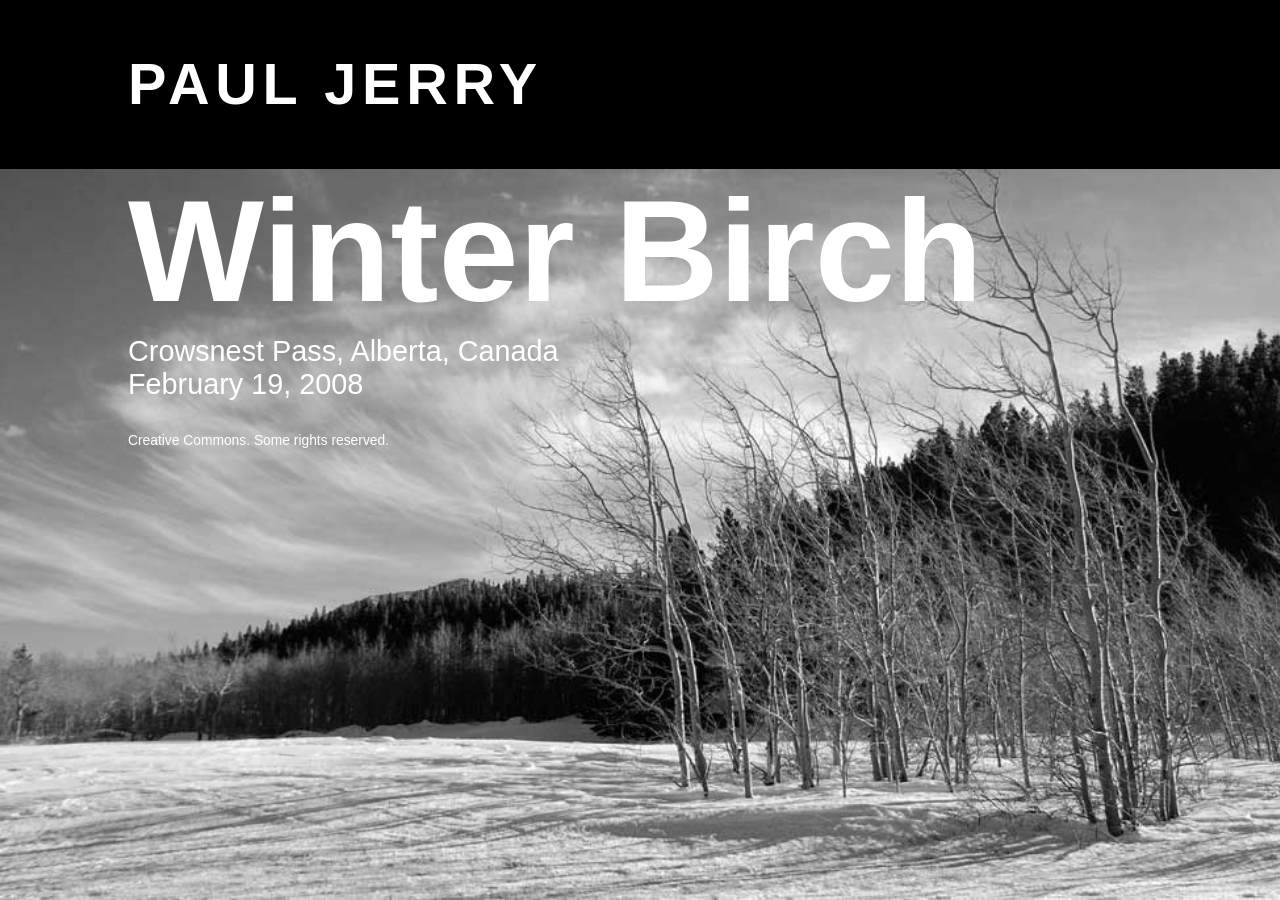
<file: COMP1054-26W-main/lesson-5/index.html>
<!DOCTYPE html>
<html lang="en">
<head>
	<meta charset="utf-8" />
	<title>Winter Birch | Paul Jerry</title>
	<meta name="viewport" content="width=device-width, initial-scale=1" />
	<link href="css/normalize.css" rel="stylesheet" />
	<link href="css/colors.css" rel="stylesheet" />
</head>
<body>
	<header>
		<h1>Paul Jerry</h1>
	</header>
	<main>
		<h2>Winter Birch</h2>
		<p>Crowsnest Pass, Alberta, Canada <br><time datetime="2008-02-19">February 19, 2008</time></p>
	</main>
	<footer>
		<p><small>Creative Commons. Some rights reserved.</small></p>
	</footer>
</body>
</html>
</file>
<file: assignment-2/css/styles.css>
body {
    font-family: "Georgia", serif;
    line-height: 1.4;
    color: #222;
    background: #fafafa;
    margin: 0;
    padding: 0;
}

#container {
    max-width: 1200px;
    margin: 0 auto;
    padding: 1rem;
}


.top-meta {
    font-size: 0.9rem;
    color: #555;
    letter-spacing: 0.5px;
    margin-bottom: 0.3rem;
    border-bottom: 1px solid #ccc;
    padding-bottom: 0.3rem;
    text-transform: uppercase;
    font-family: Georgia, serif;
}

.contents-title {
    font-size: 2.8rem;
    font-weight: bold;
    color: #e67a00; 
    margin: 0.5rem 0 1.5rem 0;
    font-family: Georgia, serif;
    text-transform: lowercase;
}



header h1 {
    font-size: 2.5rem;
    font-weight: bold;
    margin-bottom: 0.2rem;
}

header p {
    color: #666;
    margin-top: 0;
}

main {
    display: grid;
    grid-template-columns: 1fr 2fr;
    gap: 2rem;
    margin-top: 2rem;
}

aside:first-of-type {
    grid-row: 1 / span 3;
}

aside:first-of-type figure img {
    width: 100%;
    height: auto;
    display: block;
}

aside:first-of-type figcaption {
    font-size: 0.9rem;
    margin-top: 0.5rem;
}


main > section {
    border-top: none;
    padding-top: 0;
    margin-bottom: 2rem;
}


main > section h2 {
    background: none;
    color: #222;
    font-size: 1.6rem;
    font-weight: bold;
    text-transform: lowercase;
    margin: 0.4rem 0 1rem 0;
    padding: 0;
}


main > section:nth-of-type(1)::before {
    content: "";
    display: block;
    height: 8px;
    width: 100%;
    background: #5aa34d;
    margin-bottom: 0.4rem;
}


main > section:nth-of-type(2)::before {
    content: "";
    display: block;
    height: 8px;
    width: 100%;
    background: #e05a8c;
    margin-bottom: 0.4rem;
}


main > section:nth-of-type(3)::before {
    content: "";
    display: block;
    height: 8px;
    width: 100%;
    background: #2aa6a4;
    margin-bottom: 0.4rem;
}



ol {
    list-style: none;
    padding-left: 0;
}

ol li {
    margin-bottom: 1rem;
    position: relative;
    padding-left: 2.5rem;
}

ol li::before {
    content: attr(value);
    position: absolute;
    left: 0;
    top: 0;
    font-size: 1.4rem;
    font-weight: bold;
    color: #c40000;
}

h3 {
    margin: 0;
    font-size: 1.1rem;
    font-weight: bold;
}


aside:last-of-type > p {
    color: #c40000;
    font-weight: bold;
    font-size: 0.95rem;
    line-height: 1.3;
    margin-bottom: 0.75rem;
    text-transform: uppercase;
}

aside:last-of-type ol {
    list-style: none;
    padding-left: 0;
    margin: 0;
}

aside:last-of-type ol li {
    position: relative;
    padding-left: 2.5rem;
    font-size: 0.95rem;
    line-height: 1.2;
}

aside:last-of-type ol li::before {
    content: attr(value);
    position: absolute;
    left: 0;
    top: 0;
    font-size: 1.2rem;
    font-weight: bold;
    color: #c40000;
}


aside:last-of-type {
    border: 2px solid #f5d000;
    border-top: 4px solid #c40000;
    padding: 1rem;
    border-radius: 4px;
}

footer {
    text-align: center;
    margin-top: 3rem;
    color: #666;
}


.page-number {
    position: fixed;
    bottom: 10px;
    right: 20px;
    font-size: 0.9rem;
    font-family: Georgia, serif;
    color: #444;
    opacity: 0.85;
    letter-spacing: 0.5px;
}
</file>
<file: COMP1054-26W-main/lab-2/css/base.css>
/* Base styles for Lab 2
-------------------------------------------------- */
html {
	box-sizing: border-box;
}
*, *:before, *:after {
	box-sizing: inherit;
}
body {
	font-family: sans-serif;
	background-color: rgb(240,240,240);
}
header {
	padding: 1em;
}
main {
	display: flex;
	flex-direction: row;
	justify-content: space-around;
	flex-wrap: wrap;
}
main section {
	width: 20%;
	padding: 0.5em;
	background-color: rgb(255,255,255);
	box-shadow: 0px 7px 15px 5px rgba(0,0,0,0.1); 
}
main section h2 {
	margin: 0;
}
main section h3 {
	margin: 0;
	font-size: 75%;
}
main section div {
	margin-top: 0.5em;
	padding: 0.5em;
	color: rgb(255,255,255);
	background-color: grey;
	height: 3em;
}
footer {
	padding: 1em;
}
</file>
<file: COMP1054-26W-main/lab-3/css/lab3.css>
@charset "utf-8";

@import url('https://fonts.googleapis.com/css2?family=Open+Sans:wght@300;400;600&display=swap');
 

html { box-sizing: border-box; }
*, *:before, *:after { box-sizing: inherit; }
 

:root {
  --navy:        #2c3e50;
  --navy-dark:   #1a252f;
  --navy-mid:    #34495e;
  --tab-inactive:#3d5166;
  --tab-hover:   #4a6278;
  --accent:      #5b8db8;
  --white:       #ffffff;
  --panel-bg:    #ffffff;
  --text-dark:   #2c3e50;
  --text-muted:  #555e6b;
  --border:      #c8d6e0;
}
 

html {
  font-family: 'Open Sans', sans-serif;
  font-size: 16px;
  background-color: var(--navy-dark);
  color: var(--white);
  line-height: 1.7;
}
 
body {
  min-height: 100vh;
  padding: 0;
  margin: 0;
}
 

#container {
  width: 80%;
  max-width: 900px;
  margin: 0 auto;
  padding-bottom: 3rem;
}
 

header {
  padding: 2rem 0 1.5rem;
}
 
header h1 {
  font-size: 1.5rem;
  font-weight: 600;
  color: var(--white);
  margin: 0 0 1.5rem 0;
  letter-spacing: 0.01em;
}
 

.tabs ul[role="tablist"] {
  list-style: none;
  margin: 0;
  padding: 0;
  display: flex;
  gap: 0;
}
 
.tabs ul[role="tablist"] li[role="tab"] {
  flex-shrink: 0;
}
 

.tabs ul[role="tablist"] li[role="tab"] a {
  display: block;
  padding: 0.6rem 1.4rem;
  font-family: 'Open Sans', sans-serif;
  font-size: 0.875rem;
  font-weight: 400;
  text-decoration: none;
  color: #a8bfcf;
  background-color: var(--tab-inactive);
  border: 1px solid #4a6070;
  border-bottom: none;
  border-radius: 4px 4px 0 0;
  transition: background-color 0.18s ease, color 0.18s ease;
  position: relative;
  bottom: -1px;
  margin-right: 3px;
}
 
.tabs ul[role="tablist"] li[role="tab"] a:hover {
  background-color: var(--tab-hover);
  color: var(--white);
}
 

.tabs ul[role="tablist"] li[role="tab"][aria-selected="true"] a {
  background-color: var(--white);
  color: var(--text-dark);
  border-color: var(--border);
  border-bottom-color: var(--white);
  font-weight: 600;
}
 

div[role="tabpanel"] {
  background-color: var(--panel-bg);
  border: 1px solid var(--border);
  border-radius: 0 4px 4px 4px;
  padding: 1.8rem 2rem;
  display: none;
  color: var(--text-dark);
}
 
div[role="tabpanel"].active {
  display: block;
  animation: fadeSlideIn 0.25s ease forwards;
}
 
div[role="tabpanel"] p {
  font-size: 0.95rem;
  color: var(--text-muted);
  margin-top: 0;
  line-height: 1.75;
}
 
div[role="tabpanel"] p:last-child {
  margin-bottom: 0;
}
 

@keyframes fadeSlideIn {
  from {
    opacity: 0;
    transform: translateY(8px);
  }
  to {
    opacity: 1;
    transform: translateY(0);
  }
}
 
/* ── Footer ── */
footer {
  margin-top: 2rem;
  padding-top: 1rem;
  border-top: 1px solid #3d5166;
  color: #7a9ab5;
  font-size: 0.8rem;
}
 
footer p { margin: 0; }
</file>
<file: COMP1054-26W-main/lesson-1/css/styles.css>
@charset "UTF-8";
</file>
<file: COMP1054-26W-main/lesson-10/css/accordion.css>
@charset "utf-8";
@import url('https://fonts.googleapis.com/css2?family=Open+Sans:ital,wght@0,300..800;1,300..800&display=swap');

/* Box-sizing reset (https://css-tricks.com/inheriting-box-sizing-probably-slightly-better-best-practice/) */

:root {
	interpolate-size: allow-keywords
}
html {
	box-sizing: border-box;
}
*, *:before, *:after {
	box-sizing: inherit;
}

html {
	font-family: "Open Sans", sans-serif;
}
#container {
	width: 80%;
	margin: 0 auto;
}
/* STEP 3a: Basic styling for the DETAILS element */
details {
	border: 5px solid grey;
	padding: 0 1rem;
	background-color: lightgrey;
}

/*Animate open and close of panel */
details div{
	transition: height 1s ease;
	overflow: hidden;
}

details:not([open]) div {
	height: 0;
}

details [open] div {
	height: auto;
}


/* STEP 3b: Adjacent sibling DETAILS elements don't need a top border */
details + details {
	border-top: none; 
}
/* STEP 3c: Brighten up the currently open DETAILS panel (the browser adds the "open" attribute to the active element) */
details[open] {
	background-color: white;
}
/* STEP 4: Make the SUMMARY look a bit like a heading, and address affordance by turning the mouse cursor into a pointer to encourage user interaction */
summary {
	font-size: 1.25rem;
	font-weight: bold;
	padding: 1rem 0;
	cursor: pointer;
}
/* STEP 5a: Disable the default triangle toggle - it is fine, but we should learn how to customize this part of the widget */
summary::marker {
	content: none;
}

/* STEP 5b: Use the ::after pseudoelement with the SECTION to add a "+" character imploring user to "open" the panel */
summary::after {
	content: "+";
	float: right;
}
/* STEP 5c: If the panel is open, then change it to a "-" character to allow user to close it again - proceed to accordion.js for the next step */
details[open] summary::after {
	content: "-";
}
/* STEP 10: Add rounded corners to the first and last DETAILS elements */
details:first-of-type {
	border-radius: 1rem 1rem 0 0;
}
details:last-of-type {
	border-radius: 0 0 1rem 1 rem;
}	

/* Thanks to Greg Gibson (https://css-tricks.com/two-issues-styling-the-details-element-and-how-to-solve-them/) and Chris Coyier (https://css-tricks.com/quick-reminder-that-details-summary-is-the-easiest-way-ever-to-make-an-accordion/) for some outstanding tips and tricks for styling <details> and <summary> */
</file>
<file: COMP1054-26W-main/lesson-12/css/tables.css>
@charset "utf-8";

html {
    font: 120%/1.2 "Trebuchet MS", Arial, Helvetica, sans-serif;
}
/* STEP 7: Collapse borders */
table {
    border-collapse: collapse;
/* STEP 9a: Adjust placement of table caption */
    caption-side: top;
/* STEP 9b: Try different values for table-layout (https://developer.mozilla.org/en-US/docs/Web/CSS/table-layout) in conjunction with the width property. */
    width: 100%;
    table-layout: auto;
}
/* STEP 10b: Zebra striping for columns */
colgroup + colgroup col:nth-child(1) {
    background-color: rgb(100, 0, 0, 0.25);
}
colgroup + colgroup col:nth-child(2) {
    background-color: rgb(0, 100, 0, 0.25);
}
colgroup + colgroup col:nth-child(3) {
    background-color: rgb(0, 0, 100, 0.25);
}

/* STEP 8: Adjust padding for usability with TH and TD */
td, th {
    border: 1px solid #666;
    padding: 0.5em;
}
th {
    background: rgba(225,225,225,1);
}
/* STEP 6: Align table headings in the table body */
tbody th {
    text-align: right;
}
thead tr:first-child th:first-child {
    /* Hide top left cell - it's empty */

}
/* STEP 10a: Zebra striping for rows */
tbody tr:nth-child(even) {
    background-color: rgb(0, 0, 0, 0.25);
}
tfoot td {
    font-size: 60%;
}
caption {
    font-size: 150%;
}
/* STEP 10c: Have a look at the result in the browser, then head to js/tables.js for the next step */
</file>
<file: COMP1054-26W-main/lesson-12/js/tablesort/css/tablesort.css>
@charset "UTF-8";
/* Tablesort specific styling ---------- */
/* http://tristen.ca/tablesort/demo/  -- */
th.sort-header {
  cursor:pointer;
  }
th.sort-header::-moz-selection,
th.sort-header::selection {
  background:transparent;
  }
table th.sort-header:after {
  content:'';
  float:right;
  margin-top:7px;
  border-width:0 4px 4px;
  border-style:solid;
  border-color:#333 transparent;
  opacity: 0.4;
  visibility:hidden;
  }
table th sort-header:hover {
	background-color: #eee;
}
table th.sort-header:hover:after {
  visibility:visible;
  }
table th.sort-up:after,
table th.sort-down:after,
table th.sort-down:hover:after {
  visibility:visible;
  opacity:1;
  }
table th.sort-up:after {
  border-bottom:none;
  border-width:4px 4px 0;
  }
</file>
<file: COMP1054-26W-main/lesson-2/css/main.css>
@charset "UTF-8";



html {
	/* STEP 2: Set base font size */
	font-size: 120%;
	/* STEP 3: Set base line-height (leading) */
	line-height: 1.4;
	/* STEP 4: Set base font-family (font stack) */
	font-family: Calibri, Cochin, Georgia, Times, 'Times New Roman', serif;
	background: #111;
	/* STEP 10a: set the background image */
	background-image: url("../images/how-much.jpg");
	/* Image credit: How much? by el patojo CC https://www.flickr.com/photos/elpatojo/250157893 */
	/* STEP 10b: set the background attachment */
	background-attachment: fixed;
	/* STEP 10c: set the background image size to cover the viewport */
	/*background-size: cover;*/
}
/* STEP 5: Set font sizes according to a typographic scale (h1-h6 and p) */
h1 {
	font-size: 4.8rem;
	/* STEP 7a: Set primary heading font - use "Alfa Slab One" from Google Fonts - place the appropriate @import at the top of this CSS file, then set the font-family to the same, with a fallback to "Rockwell" - then set font-weight to normal (we don't need to bold these fonts) */
  	font-family: "Alfa Slab One", Impact, serif;
  	font-weight: 400;
  	font-style: normal;


	/* ...try editing the CSS in the browser dev tools to see the fallback if the Google Font fails to load */
}
h1 em {
	/* STEP 7e: The numero character/symbol is not heavy enough for the surrounding text, so we will set it with a heavy font, and eliminate the italics */
	
}
h2 {
	font-size: 3.6rem;
	/* STEP 7b: Set subheading font to 'Century Gothic', with a fallback to Futura for Mac, then lastly to sans-serif */
	font-family: "Century Gothic", Futura, sans-serif;
	font-weight: normal;
}
h3 {
	font-size: 2.4rem;
	/* STEP 7c: Set tertiary heading font to the same as above, then transform all h3 elements to UPPERCASE, with no bottom margin */
	font-family: "Century Gothic", Futura, sans-serif;
	font-weight: normal;
}
h4 {
	font-size: 2.1rem;
}
h5 {
	font-size: 1.8rem;
}
h6 {
	font-size: 1.4rem;
}
p {
	font-size: 3.6rem;
}
/* STEP 7d: Set font for p in header to the same as the h2 and the h3 elements, using a descendant (contextual) selector */
header p {
	font-family: "Century Gothic", Futura, sans-serif;
	font-weight: normal;
}
/* STEP 9a: Reduce space between headings in page-level header H1 */
	header h1 {
		margin: 0;
	}
/* STEP 8: Bump down subhead font size at top of article */
header h2 {
	font-size: 2.4rem;
	/* STEP 9b: Reduce space between headings in page-level header H2 */
	margin-top: 0;
}
/* STEP 9c: Move h3 and p closer together in article sections */
section h3 {
	margin-bottom: 0;
	/* STEP 13: Visual hierarchy needs improvement - reduce font size */
	
}
section p {
	
	/* STEP 12a: Measure is 85+ - too long - bump up the font size */
	font-size: 1.2rem;
	/* STEP 12b: Play with the leading (line-height) - raise to 1.8, then reduce to 1.2 - discuss typographic color and vertical rhythm */
	line-height: 1.4;
	/* STEP 14a: Justification with text-align - left, right, center, justify */
	text-align: left;
	/* STEP 14b: Hyphenation - change BODY width to 50% down below, then resize the window width in your browser to see the effect */
	hyphens: auto;
	/* STEP 16a: Play with some non-standard CSS properties like text-rendering - this can enable things like ligatures - look at the combination of letters f and i */
	text-rendering: optimizeLegibility;
	/* STEP 16b: Change the font to Calibri, then watch the 'fi' and 'fl' combination render as a ligature - for some reason, 'ff' does not for this font */
	
	/* https://developer.mozilla.org/en-US/docs/Web/CSS/text-rendering */
}
/* STEP 6: Basic layout - auto-centred single-column fixed width */
body {
	min-width: 420px;
	max-width: 760px;
	margin: 0 auto;
	/* STEP 14c: Change width of BODY to see how hyphenation works - then comment out */
	
	
	background: #eee;
}
header {
	background: #5C8096;
	/* STEP 11a: Add whitespace - very important */
	padding: 3rem;
	/* STEP 15: Inset text effect with text shadow */
	text-shadow: 0 1px 1px #a2c0cf;
}
section {
	/* STEP 11b: Add more whitespace */
	padding: 0 3rem;
}
footer {
	background: #333;
	color: #eee;
	/* STEP 11c. Add even more whitespace */
	padding: 2rem 3rem;
}
footer h3 {
	font-size: 1.4em;
}
footer p, footer small {
	font-family: "Century Gothic", Futura, sans-serif;
}
</file>
<file: COMP1054-26W-main/lesson-4/css/index.css>
@charset "utf-8";

/* STEP 1b: Change the box-model rendering default from content-box to border-box */
html {
	
}
*, *:before, *:after {
	
}

body {
	background: #CCC;
}

#container {
	border: 5px dotted red;
	background: #FCC;
	/* STEP 2: set width of #container to 80% of body */
	
	/* STEP 3: center the entire layout with auto left and right margins */
	
}
header {
	border: 5px dotted blue;
	background: #CCF;
	/* STEP 8c: Set the header to float: left; to restore the height to auto to contain the children */
	
	/* STEP 8d: Now set the width to 100% to push the <footer> content back down where it belongs (wow)! */
	
}
header h1 {
	/* STEP 8a: Opposing floats - float the h1 to the left */
	
}
header nav {
	/* STEP 8b: Float the nav element to the right - notice how the parent element is now height: 0; just like the <main> element - what a mess! */
	
}
header nav ul {
	list-style-type: none;
	padding: 0;
}
header nav ul li {
	display: inline;
}
main {
	border: 5px dotted black;
	background: darkgray;
	/* STEP 7c: "Set a float to clear a float" - Set the main element to float: left; and see how it now encapsulates its children with height: auto; - this helps clear the footer properly */
	
}
main > nav {
	border: 5px dotted green;
	background: #CFC;
	/* STEP 4a: set the width of the first sidebar to 20% */
	
	/* STEP 4b: float the column to the left */
	
}
main > section {
	border: 5px dotted darkorange;
	background: #FC9;
	/* STEP 5a: set the width of the main (centre) column to 60% */
	
	/* STEP 5b: float the column to the left */
	
}
main > aside {
	border: 5px dotted purple;
	background: #C9C;
	/* STEP 6a: set the width of the second sidebar to 20% */
	
	/* STEP 6b: float the column to the left */
	
}
footer {
	border: 5px dotted orange;
	background: #FF9;
	/* STEP 7a: clear the footer (left | right | both) */
	
	/* STEP 7b: Notice that the <main> element has collapsed - this is because all its children are floated - now comment out the above clear property and refresh the browser tab */
}
header,
main > nav,
main > section,
main > aside,
footer {
	/* STEP 9: add some padding to the main layout containers to give the text some room to breathe - then head over to flexbox.html to see how to do this an easier way */
	
}
</file>
<file: COMP1054-26W-main/lesson-5/css/colors.css>
@charset "utf-8";
html {
	box-sizing: border-box;
}
	*, *:before, *:after {
	box-sizing: inherit;
}
html {
	background: lightgrey url("../images/winter-birch.jpg") no-repeat top left;
	background-size: cover;	
	background-attachment: fixed;
	height: 100%;
	font-family: "Century Gothic", Futura, Helvetica, Arial, sans-serif;
	font-size: 180%;
}
body {
	min-height: 100%;
	color: white;	
}
header {
	/* STEP 1a: Go to https://developer.mozilla.org/en-US/docs/Web/CSS/CSS_Colors/Color_picker_tool */
	/* STEP 1b: Select a HUE using the Hue Slider */
	/* STEP 1c: De-Saturate the colour a bit, reduce the Lightness, and make the colour slightly transparent by adjusting the Alpha. */
	/* STEP 1d: Copy the resulting RGBa value and replace the background-color below */
	background-color: black;
	padding: 1% 10%;
}
header h1 {
	text-transform: uppercase;
	letter-spacing: 0.1em;
	color: white;
	/* STEP 3: Soften the <h1> element text using the opacity property */

}
main {
	padding: 0 10%;
}
main h2 {
	/* STEP 2: Set the <h2> inside the <main> to the same transparent purple, but use the HSLa colour syntax, instead */

	font-size: 500%;
	margin: 0;	
	color: white;
}
main p {
	margin-top: 0;
}
footer {
	padding: 0 10%;
}
footer p {
	font-size: 60%;
	/* STEP 4: Set the <footer> element text to the same purple as in step 1 and 2, using a combination of hexadecimal color syntax and opacity. */
	color: white;
}

/* STEP 5: Adjust the HUE of the background-color of the <header>, the colour of the <h2>, and the colour of the <footer> text to a different value - note that this is more difficult with HEX and RGB colour notation */

/* STEP 6: Convert the footer p element to CIELAB color space using a conversion utility like http://colormine.org/convert/rgb-to-lab */
</file>
